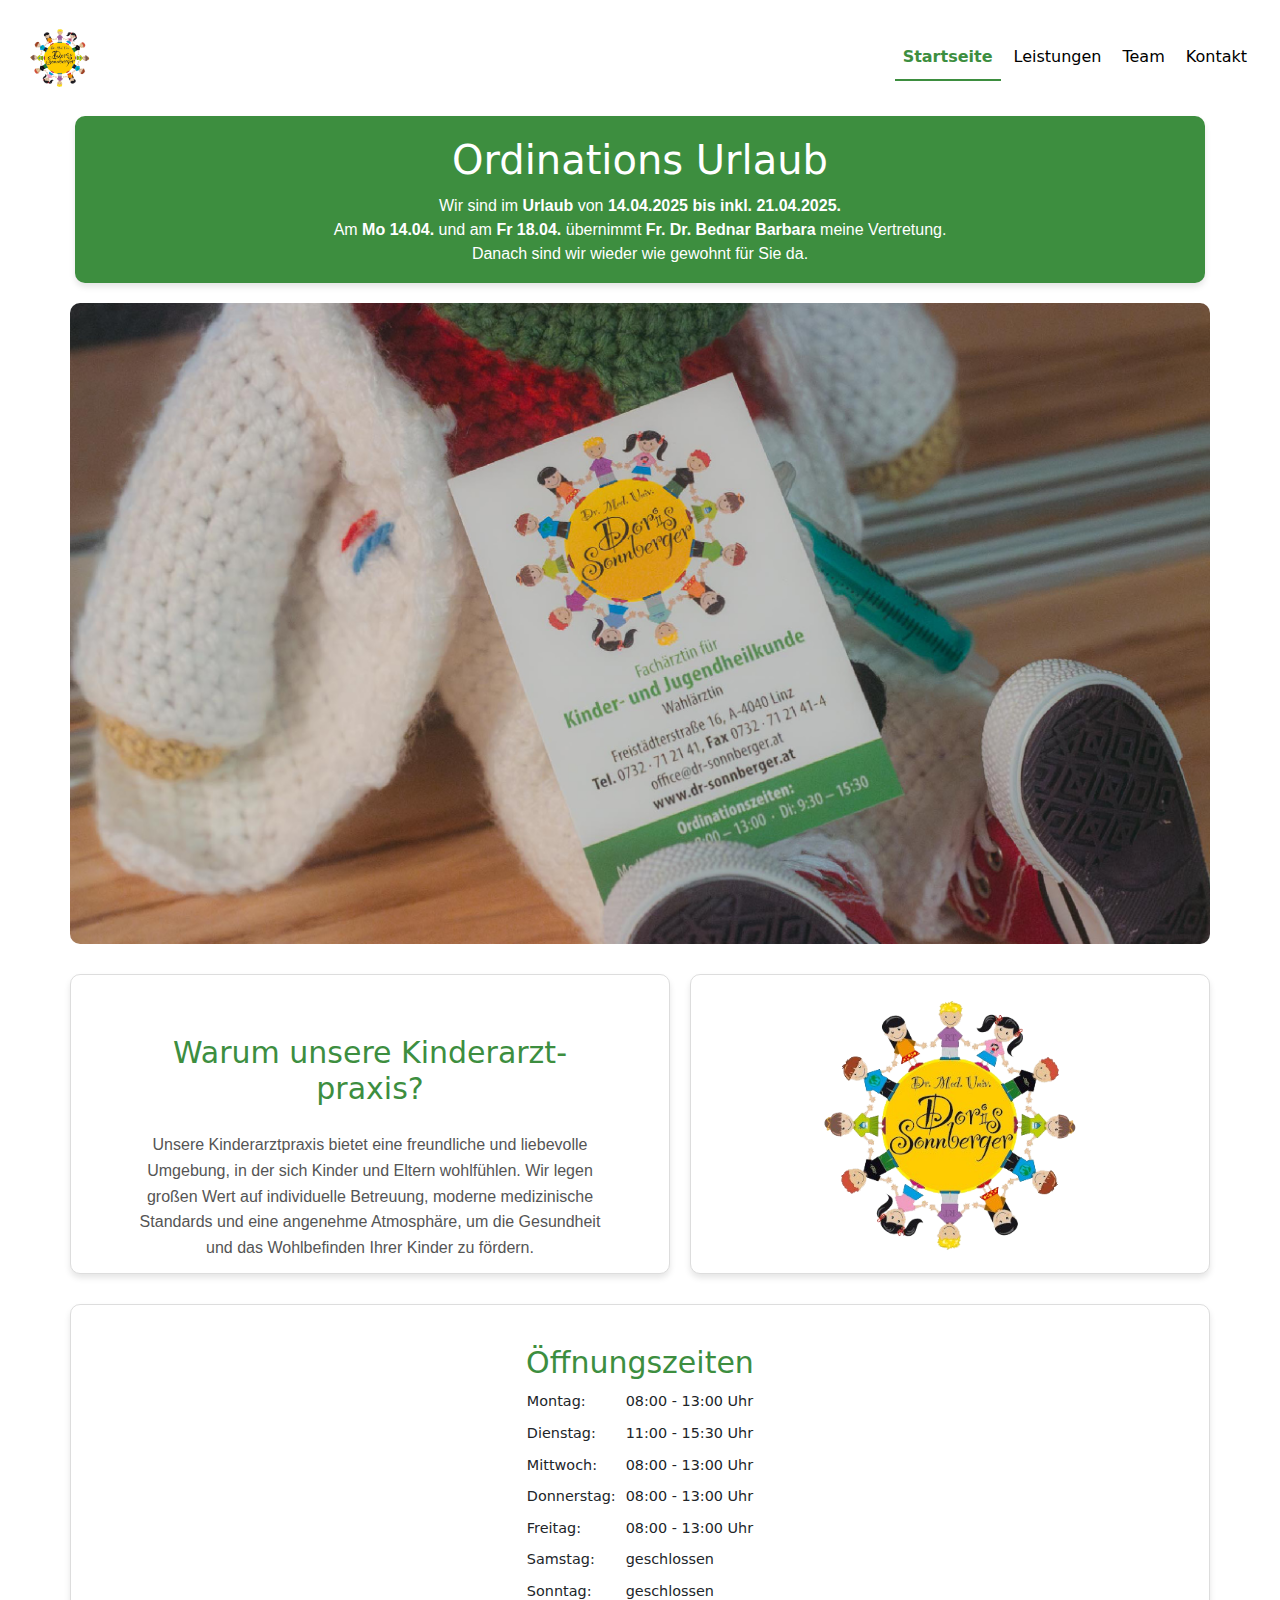
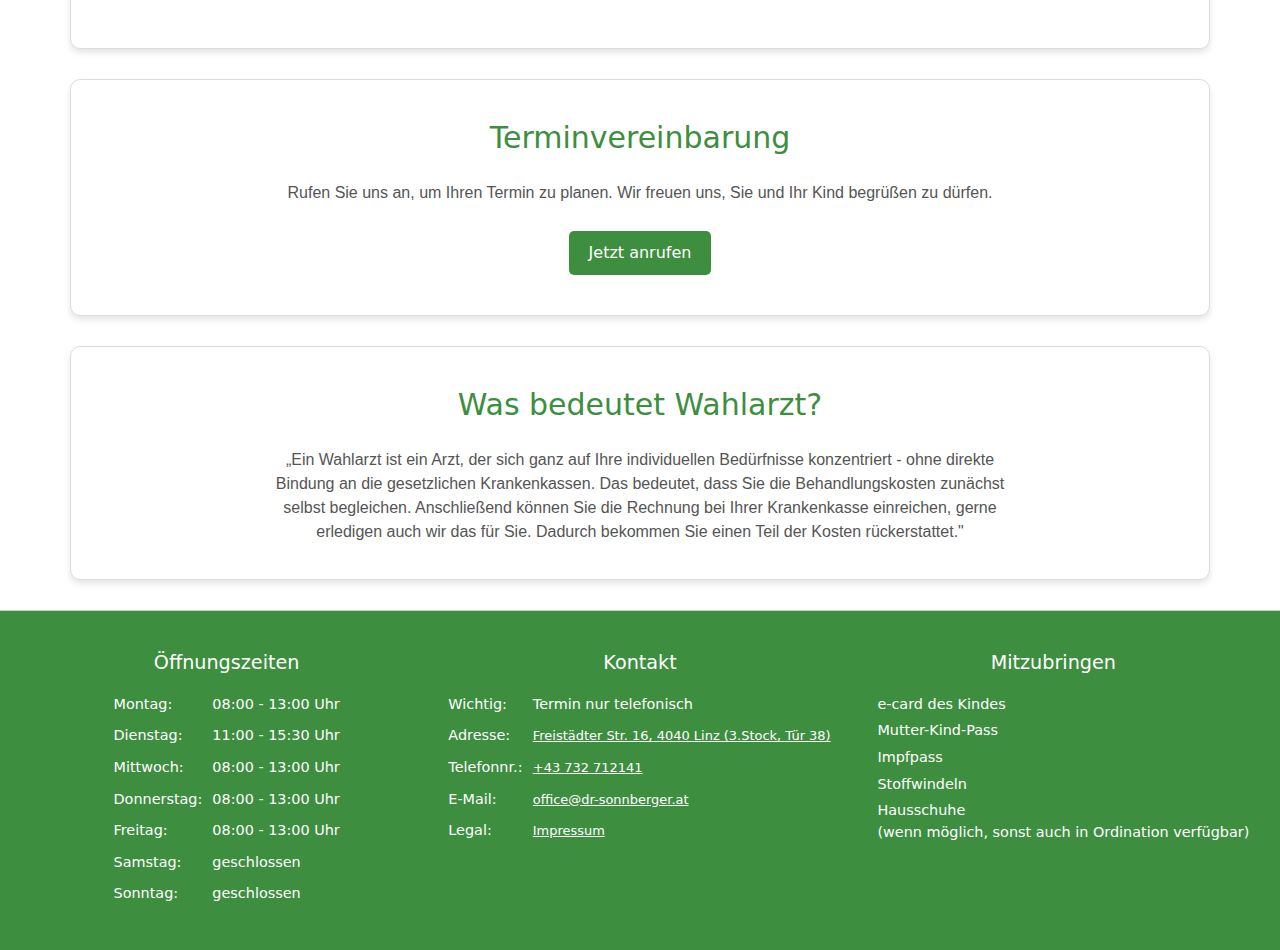
<file: index.html>
<!doctype html>
<html lang="de">
<head>
<meta property="description" content="Dr. Doris Sonnberger, Fachärztin fürKinder und Heilkunde,  " />
<meta property="og:image" content="https://dr-sonnberger.vercel.app/Datein/Logo.png">
<meta property="og:site_name" content="Dr. Doris Sonnberger">
<meta property="og:title" content="Dr. Doris Sonnberger">
<meta property="og:description" content="Dr. Sonnberger, Fachärztin für Kinder und Heilkunde, Linz" />
<meta property="og:type" content="Website" />
<meta property="og:url" content="Canonical link preview URL">

<meta charset="UTF-8">
<title>Dr. Doris Sonnberger</title>
<link rel="icon" type="image/x-icon" href="https://dr-sonnberger.vercel.app/Datein/Logo.png">


<meta name="viewport" content="width=device-width, initial-scale=1.0">

	<!-- Latest compiled and minified CSS -->
<link href="Datein/bootstrap-5.1.3-dist/css/bootstrap.min.css" rel="stylesheet">

	<!-- Latest compiled JavaScript -->
<script src="Datein/bootstrap-5.1.3-dist/js/bootstrap.bundle.min.js" rel="stylesheet"></script>
	
<link href="styles.css" rel="stylesheet" type="text/css">
	
	<!--FavIcon-->
<link rel="icon" type="image/x-icon" href="Datein/Bilder/Logo/Logo.png">
	
	<!--FontAwsome-->
<link href="Datein/fontawesome-free-6.0.0-beta2-web/css/all.min.css" rel="stylesheet">
	
 <style>
	  .navbar-nav {margin-left: auto;}
 </style>
</head>

<body>
<div class="content fade-in">

<header>
		<div class="header">
			
	<!-- Anfang Navbar-->
	<nav class="navbar navbar-expand-md">
	  <div class="container-fluid">
	
		<a class="navbar-brand" href="index.html"> 
			<img src="Datein/Bilder/Logo/sonnberger logo.png" alt="Logo" width="80px">
		</a>
		  
			<button class="navbar-toggler" type="button" data-bs-toggle="collapse" data-bs-target="#collapsibleNavbar">
				<span class="navbar-toggler-icon"></span>
			</button>
		  
		<div class="collapse navbar-collapse" id="collapsibleNavbar">
			
			<ul class="navbar-nav ml-auto ">
				<li class="nav-item">
				  <a class="nav-link active" href="index.html">Startseite</a>
				</li>
				<li class="nav-item">
				  <a class="nav-link" href="leistungen.html">Leistungen</a>
				</li>
				<li class="nav-item">
				  <a class="nav-link" href="team.html">Team</a>
				</li>
				<li class="nav-item">
				  <a class="nav-link" href="kontakt.html">Kontakt</a>
				</li> 
			 </ul>
			
		</div>
	  </div>
	</nav>
	<!-- Ende Navbar-->
			
		</div>
</header>




<!--Staatliche Hinweise wie zb. Corona -->
<!-- <br> ist für einen Zeilenumbruch -->
<!-- <strong></strong> ist dafür da, dass die Wörter ausgezeichnet werden-->
<!-- Um den PRIVATEN HINWEISE Block sichtbar zu machen, nimm das Ende des Kommentars und lösche es hinter dem Code Absatz und setzt es genau hier hinter: 
	<section id="HinweisKrass">
	<h1> Staatliche Anordnung </h1>
	 <p> Guten Tag. <br>
		Wir müssen Sie darüber informieren, <br> 
		dass <strong> PLATZHALTER </strong> </p>
	</section>
-->	                


<!-- Urlaubs Hinweise -->
<!-- <br> ist für einen Zeilenumbruch -->
<!-- <strong></strong> ist dafür da, dass die Wörter ausgezeichnet werden-->
<!-- Um den PRIVATEN HINWEISE Block sichtbar zu machen, nimm das Ende des Kommentars und lösche es hinter dem Code Absatz und setzt es genau hier hinter: -->
	<section id="HinweisUrlaub" > 
	<h1> Ordinations Urlaub </h1>
	<p> Wir sind im <strong>Urlaub</strong> von <strong>14.04.2025 bis inkl. 21.04.2025.</strong> <br> 
		Am <strong>Mo 14.04.</strong> und am <strong>Fr 18.04.</strong> übernimmt <strong>Fr. Dr. Bednar Barbara</strong> meine Vertretung. <br> 
		Danach sind wir wieder wie gewohnt für Sie da. </p>
	</section>


<!-- Private Hinweise -->
<!-- <br> ist für einen Zeilenumbruch -->
<!-- <strong></strong> ist dafür da, dass die Wörter ausgezeichnet werden-->
<!-- Um den PRIVATEN HINWEISE Block sichtbar zu machen, nimm das Ende des Kommentars und lösche es hinter dem Code Absatz und setzt es genau hier hinter:
	<section id="HinweisPrivat"> 
	<h1> Hinweis </h1>	
	 <p> Wir möchten Sie darüber informieren, <br> 
		dass <strong> PLATZHALTER</strong> </p>
	</section>
-->

<!-- Bildergalerie -->
<!-- BILDER MÜSSEN AUSGETAUSCHT WERDEN BZW ANGEPASST WERDEN
	<section id="Bilder" class="scroll-target container-fluid">
	<section id="gallery-section" class="container-fluid">
	  <div class="carousel-container" style="width: 100%; margin: 0 auto;"> 
		<div id="carouselExample" class="carousel slide" data-bs-ride="carousel" data-bs-interval="10000">
		  <div class="carousel-inner">
			<div class="carousel-item active">
			  <img src="temp/Bildschirmfoto 2024-10-14 um 21.55.07.png" class="d-block w-100" alt="MussBeschriebenWerden">
			</div>
			<div class="carousel-item">
			  <img src="temp/Bildschirmfoto 2024-10-14 um 21.55.10.png" class="d-block w-100" alt="MussBeschriebenWerden">
			</div>
			<div class="carousel-item">
			  <img src="temp/Bildschirmfoto 2024-10-14 um 21.55.15.png" class="d-block w-100" alt="MussBeschriebenWerden">
			</div>
		  </div>
  
		  <button class="carousel-control-prev" type="button" data-bs-target="#carouselExample" data-bs-slide="prev">
			<span class="carousel-control-prev-icon" aria-hidden="true"></span>
			<span class="visually-hidden">Previous</span>
		  </button>
		  <button class="carousel-control-next" type="button" data-bs-target="#carouselExample" data-bs-slide="next">
			<span class="carousel-control-next-icon" aria-hidden="true"></span>
			<span class="visually-hidden">Next</span>
		  </button>
		</div>
	  </div>
	</section>
  </section>
-->



<div class="slideshow-container">
    <div class="slides">
        <!-- Desktop-Bilder -->
        <img class="desktop" src="/Datein/Bilder/Karusell/Desktop/Räume/DesktopWide2.jpg" alt="Bild 1">
        <img class="desktop" src="/Datein/Bilder/Karusell/Desktop/Räume/DesktopWide.jpg" alt="Bild 2">
        <img class="desktop" src="/Datein/Bilder/Karusell/Desktop/Räume/DesktopWide3.jpg" alt= "Bild">
        <img class="desktop" src="/Datein/Bilder/Karusell/Desktop/Räume/DesktopWide4.jpg" alt="Bild 4">
        <img class="desktop" src="/Datein/Bilder/Karusell/Desktop/Räume/DesktopWide7.jpg" alt="Bild 5">
        <img class="desktop" src="/Datein/Bilder/Karusell/Desktop/Räume/DesktopWide6.jpg" alt="Bild 6">

        <!-- Mobile-Bilder -->
        <img class="mobile" src="/Datein/Bilder/Karusell/Mobile/Räume/Mobile1.jpg" alt="Bild 1">
        <img class="mobile" src="/Datein/Bilder/Karusell/Mobile/Räume/Mobile2.jpg"  alt="Bild 2">
        <img class="mobile" src="/Datein/Bilder/Karusell/Mobile/Räume/Mobile3.jpg"  alt="Bild 3">
        <img class="mobile" src="/Datein/Bilder/Karusell/Mobile/Räume/Mobile4.jpg"  alt="Bild 4">
        <img class="mobile" src="/Datein/Bilder/Karusell/Mobile/Räume/Mobile5.jpg"  alt="Bild 5">
        <img class="mobile" src="/Datein/Bilder/Karusell/Mobile/Räume/Mobile6.jpg" alt="Bild 6">
    </div>
</div>

<!-- Bild Sektion -->
<section id="about-section">
    <div class="left-box">
        <h2>Warum unsere Kinderarzt&shy;praxis?</h2>
        <p>Unsere Kinderarztpraxis bietet eine freundliche und liebevolle Umgebung, in der sich Kinder und Eltern wohlfühlen. 
           Wir legen großen Wert auf individuelle Betreuung, moderne medizinische Standards und eine angenehme Atmosphäre, 
           um die Gesundheit und das Wohlbefinden Ihrer Kinder zu fördern.</p>
    </div>
    <div class="right-box">
        <img src="Datein/Bilder/Logo/Logo.png" alt="Logo der Kinderarztpraxis">
    </div>
</section>

<!-- Boxen: Öffnungszeiten und Anruf -->
<section id="contact-section">
	<div class="box">
		<h2>Öffnungs&shy;zeiten</h2>
		<table class="opening-hours-contact">
			<tr>
				<td>Montag:</td>
				<td>08:00 - 13:00 Uhr</td>
			</tr>
			<tr>
				<td>Dienstag:</td>
				<td>11:00 - 15:30 Uhr</td>
			</tr>
			<tr>
				<td>Mittwoch:</td>
				<td>08:00 - 13:00 Uhr</td>
			</tr>
			<tr>
				<td>Donnerstag:</td>
				<td>08:00 - 13:00 Uhr</td>
			</tr>
			<tr>
				<td>Freitag:</td>
				<td>08:00 - 13:00 Uhr</td>
			</tr>
			<tr>
				<td>Samstag:</td>
				<td>geschlossen</td>
			</tr>
			<tr>
				<td>Sonntag:</td>
				<td>geschlossen</td>
			</tr>
		</table>
	</div>
</section>

<!-- Anrufen Box -->
<section id="contact-section">
	<div class="box">
		<h2>Termin&shy;vereinbarung</h2>
		<p>Rufen Sie uns an, um Ihren Termin zu planen. Wir freuen uns, Sie und Ihr Kind begrüßen zu dürfen.</p>
		<button onclick="window.location.href='tel:+43732712141';">Jetzt anrufen</button>
	</div>
</section>

<!-- Was bedeutet Wahlarzt -->
<section id="wahlarzt-section">
	<div class="box">
		<h2>Was bedeutet Wahlarzt?</h2>
		<p>„Ein Wahlarzt ist ein Arzt, der sich ganz auf Ihre individuellen Bedürfnisse konzentriert - ohne direkte Bindung an die gesetzlichen Krankenkassen. Das bedeutet, dass Sie die Behandlungskosten zunächst selbst begleichen. Anschließend können Sie die Rechnung bei Ihrer Krankenkasse einreichen, gerne erledigen auch wir das für Sie. Dadurch bekommen Sie einen Teil der Kosten rückerstattet."</p>
	</div>
</section>



<!--footer -->
<footer class="footer">
	<div class="footer-column">
		<h4>Öffnungszeiten</h4>
		<table class="opening-hours-footer">
			<tr>
				<td>Montag:</td>
				<td>08:00 - 13:00 Uhr</td>
			</tr>
			<tr>
				<td>Dienstag:</td>
				<td>11:00 - 15:30 Uhr</td>
			</tr>
			<tr>
				<td>Mittwoch:</td>
				<td>08:00 - 13:00 Uhr</td>
			</tr>
			<tr>
				<td>Donnerstag:</td>
				<td>08:00 - 13:00 Uhr</td>
			</tr>
			<tr>
				<td>Freitag:</td>
				<td>08:00 - 13:00 Uhr</td>
			</tr>
			<tr>
				<td>Samstag:</td>
				<td>geschlossen</td>
			</tr>
			<tr>
				<td>Sonntag:</td>
				<td>geschlossen</td>
			</tr>
		</table>
	</div>
	<div class="footer-column">
	  <h4>Kontakt</h4>
	  <table class="contact-table">
		  <tr>
			  <td>Wichtig:</td>
			  <td>Termin nur telefonisch</td>
		  </tr>
		  <tr>
			  <td>Adresse:</td>
			  <td><a href="https://maps.app.goo.gl/3FCuXQUCdvcTWkcQA" target="_blank">
				  Freistädter Str. 16, 4040 Linz (3.Stock, Tür 38)
			  </a></td>
		  </tr>
		  <tr>
			  <td>Telefonnr.:</td>
			  <td><a href="tel:+43732712141">+43 732 712141</a></td>
		  </tr>
		  <tr>
			<td>E-Mail:</td>
			<td><a href="mailto:office@dr-sonnberger.at">office@dr-sonnberger.at</a></td>
		</tr>
		  <tr>
			  <td>Legal:</td>
			  <td><a href="impressum.html" target="_blank">Impressum</a></td>
		  </tr>
	  </table>
	</div>
	<div class="footer-column">
		<h4>Mitzubringen</h4>
		<ul>
			<li> e-card des Kindes</li>
      		<li>Mutter-Kind-Pass</li>
      		<li>Impfpass</li>
	  		<li>Stoffwindeln</li>
      		<li>Hausschuhe <br>(wenn möglich, sonst auch in Ordination verfügbar)</li>
		</ul>
	</div>
</footer>
   
</div>
</body>
</html>
</file>
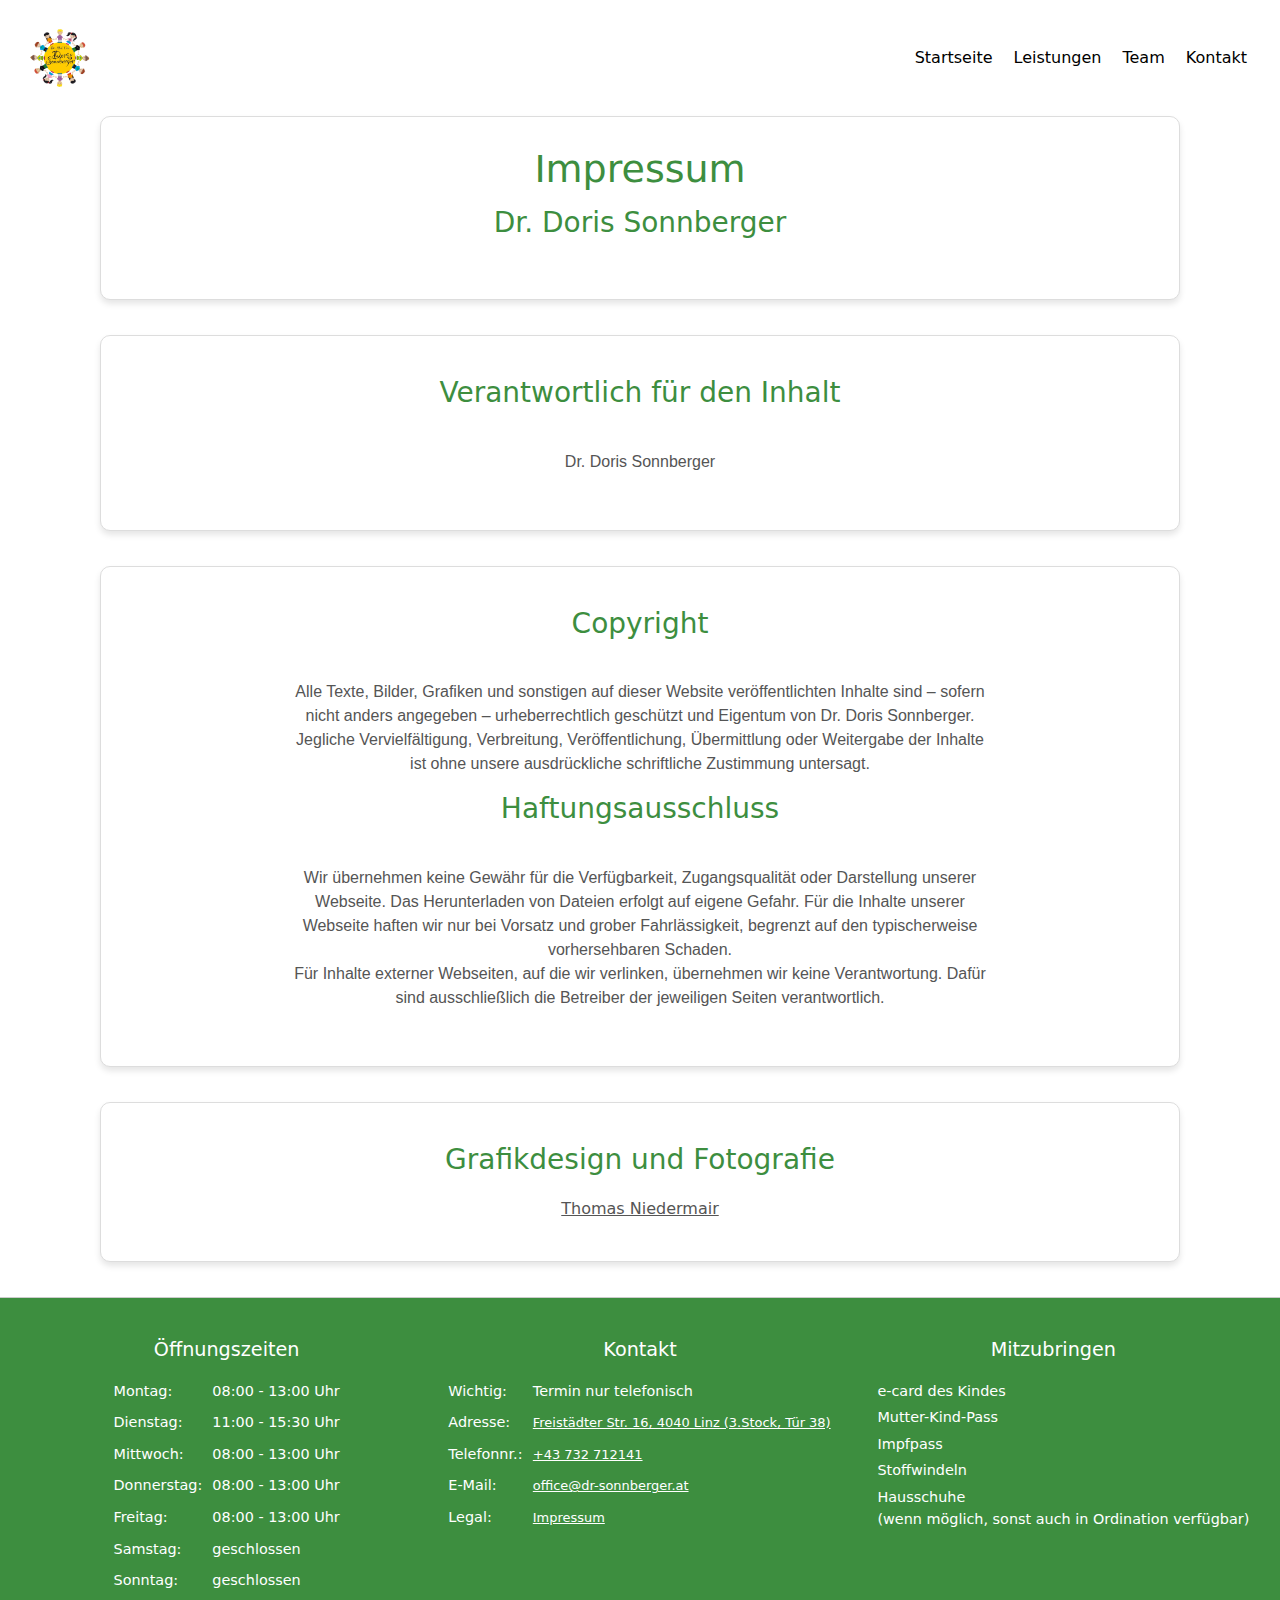
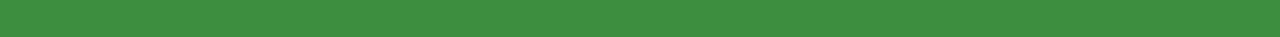
<file: impressum.html>
<!doctype html>
<html>
<head>
<meta charset="UTF-8">
<title>DorisSonnbergerWebsite</title>

<meta name="viewport" content="width=device-width, initial-scale=1.0">
	
	<!-- Latest compiled and minified CSS -->
<link href="Datein/bootstrap-5.1.3-dist/css/bootstrap.min.css" rel="stylesheet">

	<!-- Latest compiled JavaScript -->
<script src="Datein/bootstrap-5.1.3-dist/js/bootstrap.bundle.min.js" rel="stylesheet"></script>
	
<link href="styles.css" rel="stylesheet" type="text/css">
	
	<!--FavIcon-->
<link rel="icon" type="image/x-icon" href="Datein/Logo.png">
	
	<!--FontAwsome-->
<link href="Datein/fontawesome-free-6.0.0-beta2-web/css/all.min.css" rel="stylesheet">
	
 <style>
	  .navbar-nav {margin-left: auto;}
 </style>
 <link rel="icon" type="image/x-icon" href="Datein/Bilder/Logo/Logo.png">
</head>
	
<body>
<div class="content fade-in">
<header>
	<div class="header">
		
<!-- Anfang Navbar-->
<nav class="navbar navbar-expand-md">
  <div class="container-fluid">

    <a class="navbar-brand" href="index.html"> 
		<img src="Datein/Bilder/Logo/sonnberger logo.png" alt="Logo" width="80px">
	</a>
	  
		<button class="navbar-toggler" type="button" data-bs-toggle="collapse" data-bs-target="#collapsibleNavbar">
			<span class="navbar-toggler-icon"></span>
		</button>
	  
    <div class="collapse navbar-collapse" id="collapsibleNavbar">
		
		<ul class="navbar-nav ml-auto ">
			<li class="nav-item">
			  <a class="nav-link" href="index.html">Startseite</a>
			</li>
			<li class="nav-item">
			  <a class="nav-link" href="leistungen.html">Leistungen</a>
			</li>
			<li class="nav-item">
			  <a class="nav-link" href="team.html">Team</a>
			</li>
			<li class="nav-item">
			  <a class="nav-link" href="kontakt.html">Kontakt</a>
			</li> 
     	</ul>
		
	</div>
  </div>
</nav>
<!-- Ende Navbar-->
		
	</div>
</header>
	

<!-- Legales -->
<section id="legal-section">
	<div class="legal-box">
		<h1>Impressum</h1>
		<h2>Dr. Doris Sonnberger</h2>
	</div>
</section>

<section id="legal-section">
	<div class="legal-box">
		<h2>Verantwortlich für den Inhalt</h2>
		<p>Dr. Doris Sonnberger</p>
		</div>
</section>

<section id="legal-section">
	<div class="legal-box">
		<h2>Copyright</h3>
		<p>Alle Texte, Bilder, Grafiken und sonstigen auf dieser Website veröffentlichten Inhalte sind – sofern nicht anders angegeben – urheberrechtlich geschützt und Eigentum von Dr. Doris Sonnberger. 
			<br>Jegliche Vervielfältigung, Verbreitung, Veröffentlichung, Übermittlung oder Weitergabe der Inhalte ist ohne unsere ausdrückliche schriftliche Zustimmung untersagt.</p>
		<h2>Haftung&shy;sausschluss</h2>
		<p>Wir übernehmen keine Gewähr für die Verfügbarkeit, Zugangsqualität oder Darstellung unserer Webseite. Das Herunterladen von Dateien erfolgt auf eigene Gefahr. Für die Inhalte unserer Webseite haften wir nur bei Vorsatz und grober Fahrlässigkeit, begrenzt auf den typischerweise vorhersehbaren Schaden. 
			<br> Für Inhalte externer Webseiten, auf die wir verlinken, übernehmen wir keine Verantwortung. Dafür sind ausschließlich die Betreiber der jeweiligen Seiten verantwortlich.</p>
		
	</div>
</section>

<section id="legal-section">
	<div class="legal-box">
		<h2>Grafikdesign und Fotografie</h2>
		<a href="https://bento.me/thomas-niedermair" target="_blank">
			Thomas Niedermair
		</a>
	</div>
</section>

<!--footer-->
<footer class="footer">
	<div class="footer-column">
		<h4>Öffnungszeiten</h4>
		<table class="opening-hours-footer">
			<tr>
				<td>Montag:</td>
				<td>08:00 - 13:00 Uhr</td>
			</tr>
			<tr>
				<td>Dienstag:</td>
				<td>11:00 - 15:30 Uhr</td>
			</tr>
			<tr>
				<td>Mittwoch:</td>
				<td>08:00 - 13:00 Uhr</td>
			</tr>
			<tr>
				<td>Donnerstag:</td>
				<td>08:00 - 13:00 Uhr</td>
			</tr>
			<tr>
				<td>Freitag:</td>
				<td>08:00 - 13:00 Uhr</td>
			</tr>
			<tr>
				<td>Samstag:</td>
				<td>geschlossen</td>
			</tr>
			<tr>
				<td>Sonntag:</td>
				<td>geschlossen</td>
			</tr>
		</table>
	</div>
	<div class="footer-column">
	  <h4>Kontakt</h4>
	  <table class="contact-table">
		  <tr>
			  <td>Wichtig:</td>
			  <td>Termin nur telefonisch</td>
		  </tr>
		  <tr>
			  <td>Adresse:</td>
			  <td><a href="https://maps.app.goo.gl/3FCuXQUCdvcTWkcQA" target="_blank">
				  Freistädter Str. 16, 4040 Linz (3.Stock, Tür 38)
			  </a></td>
		  </tr>
		  <tr>
			  <td>Telefonnr.:</td>
			  <td><a href="tel:+43732712141">+43 732 712141</a></td>
		  </tr>
		  <tr>
			<td>E-Mail:</td>
			<td><a href="mailto:office@dr-sonnberger.at">office@dr-sonnberger.at</a></td>
		</tr>
		  <tr>
			  <td>Legal:</td>
			  <td><a href="impressum.html" target="_blank">Impressum</a></td>
		  </tr>
	  </table>
	</div>
	<div class="footer-column">
		<h4>Mitzubringen</h4>
		<ul>
			<li> e-card des Kindes</li>
      		<li>Mutter-Kind-Pass</li>
      		<li>Impfpass</li>
	  		<li>Stoffwindeln</li>
      		<li>Hausschuhe <br>(wenn möglich, sonst auch in Ordination verfügbar)</li>
		</ul>
	</div>
</footer>
</div>
</body>
</html>
</file>
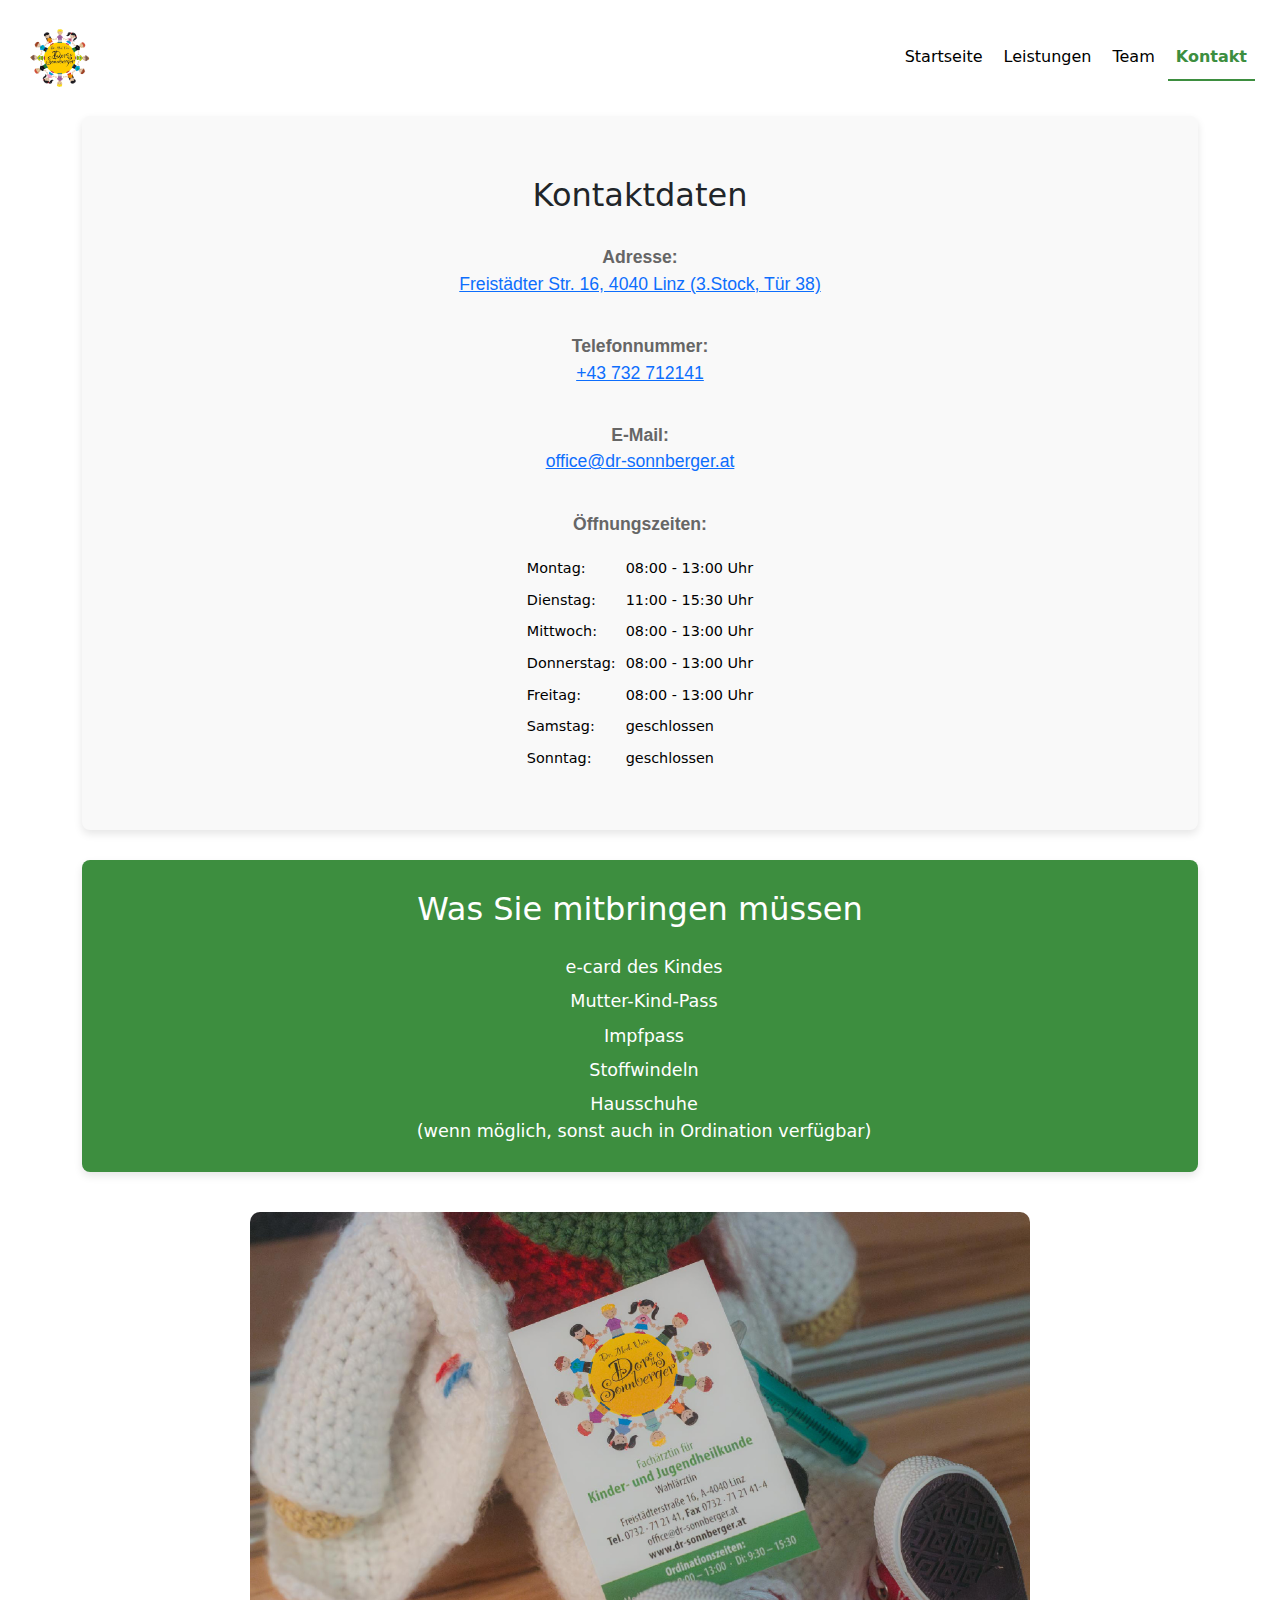
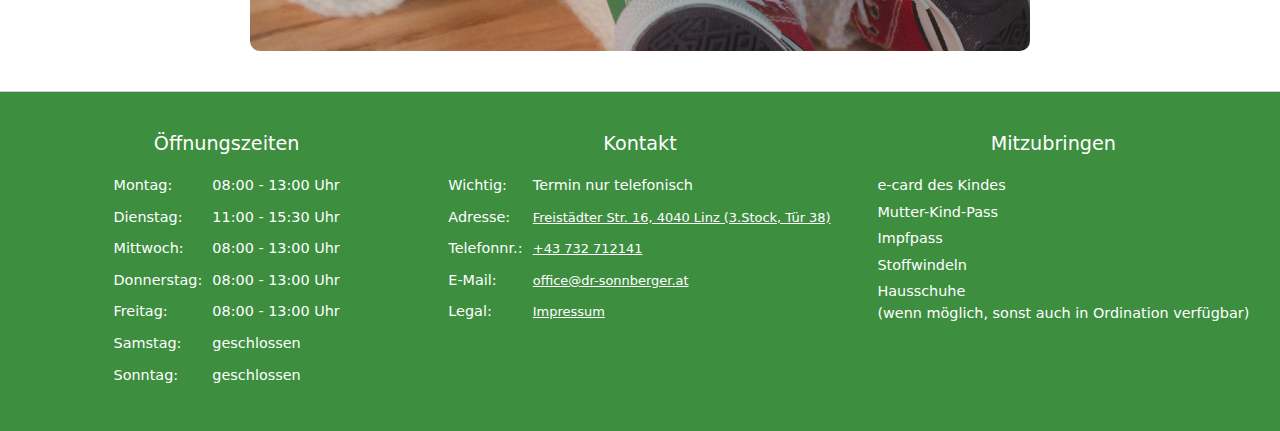
<file: kontakt.html>
<!doctype html>
<head>
	<html>
<meta charset="UTF-8">
<title>DorisSonnbergerWebsite</title>
	
<meta name="viewport" content="width=device-width, initial-scale=1.0">

	<!-- Latest compiled and minified CSS -->
<link href="Datein/bootstrap-5.1.3-dist/css/bootstrap.min.css" rel="stylesheet">

	<!-- Latest compiled JavaScript -->
<script src="Datein/bootstrap-5.1.3-dist/js/bootstrap.bundle.min.js" rel="stylesheet"></script>
	
<link href="styles.css" rel="stylesheet" type="text/css">
	
	<!--FavIcon-->
<link rel="icon" type="image/x-icon" href="Datein/Logo.png">
	
	<!--FontAwsome-->
<link href="Datein/fontawesome-free-6.0.0-beta2-web/css/all.min.css" rel="stylesheet">
	
 <style>
	  .navbar-nav {margin-left: auto;}
 </style>
 <link rel="icon" type="image/x-icon" href="Datein/Bilder/Logo/Logo.png">
</head>
	
<body>
<div class="content fade-in">
<header>
	<div class="header">
		
<!-- Anfang Navbar-->
<nav class="navbar navbar-expand-md">
  <div class="container-fluid">

    <a class="navbar-brand" href="index.html"> 
		<img src="Datein/Bilder/Logo/sonnberger logo.png" alt="Logo" width="80px">
	</a>
	  
		<button class="navbar-toggler" type="button" data-bs-toggle="collapse" data-bs-target="#collapsibleNavbar">
			<span class="navbar-toggler-icon"></span>
		</button>
	  
    <div class="collapse navbar-collapse" id="collapsibleNavbar">
		
		<ul class="navbar-nav ml-auto ">
			<li class="nav-item">
			  <a class="nav-link" href="index.html">Startseite</a>
			</li>
			<li class="nav-item">
			  <a class="nav-link" href="leistungen.html">Leistungen</a>
			</li>
			<li class="nav-item">
			  <a class="nav-link" href="team.html">Team</a>
			</li>
			<li class="nav-item">
			  <a class="nav-link active" href="kontakt.html">Kontakt</a>
			</li> 
     	</ul>
		
	</div>
  </div>
</nav>
<!-- Ende Navbar-->
		
	</div>
</header>



<!-- Kontaktseite -->
<section id="Kontakt" class="container">

  <!-- Kontaktinformationen -->
	<section id="contact-info" class="contact-info">
    <h2>Kontaktdaten</h2>
    <p><strong>Adresse:</strong><br> <td><a href="https://maps.app.goo.gl/3FCuXQUCdvcTWkcQA" target="_blank">
      Freistädter Str. 16, 4040 Linz (3.Stock, Tür 38)</a></td></p>
    <p><strong>Telefonnummer:</strong> <br><td><a href="tel:+43732712141">+43 732 712141</a></td></p>
	<p><strong>E-Mail:</strong> <br><td><a href="mailto:office@dr-sonnberger.at">office@dr-sonnberger.at</a></td></p>
    <p><strong>Öffnungszeiten:</strong> <table class="opening-hours" style="margin: 0 auto; text-align: left;">
      <tr>
          <td>Montag:</td>
          <td>08:00 - 13:00 Uhr</td>
      </tr>
      <tr>
          <td>Dienstag:</td>
          <td>11:00 - 15:30 Uhr</td>
      </tr>
      <tr>
          <td>Mittwoch:</td>
          <td>08:00 - 13:00 Uhr</td>
      </tr>
      <tr>
          <td>Donnerstag:</td>
          <td>08:00 - 13:00 Uhr</td>
      </tr>
      <tr>
          <td>Freitag:</td>
          <td>08:00 - 13:00 Uhr</td>
      </tr>
      <tr>
          <td>Samstag:</td>
          <td>geschlossen</td>
      </tr>
      <tr>
          <td>Sonntag:</td>
          <td>geschlossen</td>
      </tr>
  </table></p>
	</section>

  <!-- Was mitzunehmen ist -->
	<section id="what-to-bring" class="what-to-bring">
    <h2>Was Sie mitbringen müssen</h2>
    <ul>
      <li>e-card des Kindes</li>
      <li>Mutter-Kind-Pass</li>
      <li>Impfpass</li>
	  <li>Stoffwindeln</li>
      <li>Hausschuhe <br>(wenn möglich, sonst auch in Ordination verfügbar)</li>
    </ul>
	</section>

</section>

  <!-- Galerie-Sektion -->
  <div class="slideshow-container-kontakt" style="margin-top: 40px; margin-bottom: 40px; border-radius: 10px;">
	<div class="slides">
 <!-- Desktop-Bilder -->
	 <img class="desktop" src="/Datein/Bilder/Karusell/Desktop/Räume/DesktopWide2.jpg" alt="Bild 1">
	 <img class="desktop" src="/Datein/Bilder/Karusell/Desktop/Räume/DesktopWide.jpg" alt="Bild 2">
	 <img class="desktop" src="/Datein/Bilder/Karusell/Desktop/Räume/DesktopWide3.jpg" alt= "Bild3">
	 <img class="desktop" src="/Datein/Bilder/Karusell/Desktop/Räume/DesktopWide4.jpg" alt="Bild 4">
	 <img class="desktop" src="/Datein/Bilder/Karusell/Desktop/Räume/DesktopWide7.jpg" alt="Bild 5">
	 <img class="desktop" src="/Datein/Bilder/Karusell/Desktop/Räume/DesktopWide6.jpg"alt="Bild 6">
 <!-- Mobile-Bilder -->

	 <img class="mobile" src="/Datein/Bilder/Karusell/Mobile/Räume/Mobile1.jpg" alt="Bild 1">
	 <img class="mobile" src="/Datein/Bilder/Karusell/Mobile/Räume/Mobile2.jpg" alt="Bild 2">
	 <img class="mobile" src="/Datein/Bilder/Karusell/Mobile/Räume/Mobile3.jpg" alt="Bild 3">
	 <img class="mobile" src="/Datein/Bilder/Karusell/Mobile/Räume/Mobile4.jpg" alt="Bild 4">
	 <img class="mobile" src="/Datein/Bilder/Karusell/Mobile/Räume/Mobile5.jpg" alt="Bild 5">
	 <img class="mobile" src="/Datein/Bilder/Karusell/Mobile/Räume/Mobile6.jpg" alt="Bild 6">
	</div>
</div>

</section>



<footer class="footer">
	<div class="footer-column">
		<h4>Öffnungszeiten</h4>
		<table class="opening-hours-footer">
			<tr>
				<td>Montag:</td>
				<td>08:00 - 13:00 Uhr</td>
			</tr>
			<tr>
				<td>Dienstag:</td>
				<td>11:00 - 15:30 Uhr</td>
			</tr>
			<tr>
				<td>Mittwoch:</td>
				<td>08:00 - 13:00 Uhr</td>
			</tr>
			<tr>
				<td>Donnerstag:</td>
				<td>08:00 - 13:00 Uhr</td>
			</tr>
			<tr>
				<td>Freitag:</td>
				<td>08:00 - 13:00 Uhr</td>
			</tr>
			<tr>
				<td>Samstag:</td>
				<td>geschlossen</td>
			</tr>
			<tr>
				<td>Sonntag:</td>
				<td>geschlossen</td>
			</tr>
		</table>
	</div>
	<div class="footer-column">
	  <h4>Kontakt</h4>
	  <table class="contact-table">
		  <tr>
			  <td>Wichtig:</td>
			  <td>Termin nur telefonisch</td>
		  </tr>
		  <tr>
			  <td>Adresse:</td>
			  <td><a href="https://maps.app.goo.gl/3FCuXQUCdvcTWkcQA" target="_blank">
				  Freistädter Str. 16, 4040 Linz (3.Stock, Tür 38)
			  </a></td>
		  </tr>
		  <tr>
			  <td>Telefonnr.:</td>
			  <td><a href="tel:+43732712141">+43 732 712141</a></td>
		  </tr>
		  <tr>
			<td>E-Mail:</td>
			<td><a href="mailto:office@dr-sonnberger.at">office@dr-sonnberger.at</a></td>
		</tr>
		  <tr>
			  <td>Legal:</td>
			  <td><a href="impressum.html" target="_blank">Impressum</a></td>
		  </tr>
	  </table>
	</div>
	<div class="footer-column">
		<h4>Mitzubringen</h4>
		<ul>
			<li> e-card des Kindes</li>
      		<li>Mutter-Kind-Pass</li>
      		<li>Impfpass</li>
	  		<li>Stoffwindeln</li>
      		<li>Hausschuhe <br>(wenn möglich, sonst auch in Ordination verfügbar)</li>
		</ul>
	</div>
</footer>

</div>
</body>
</html>
</file>
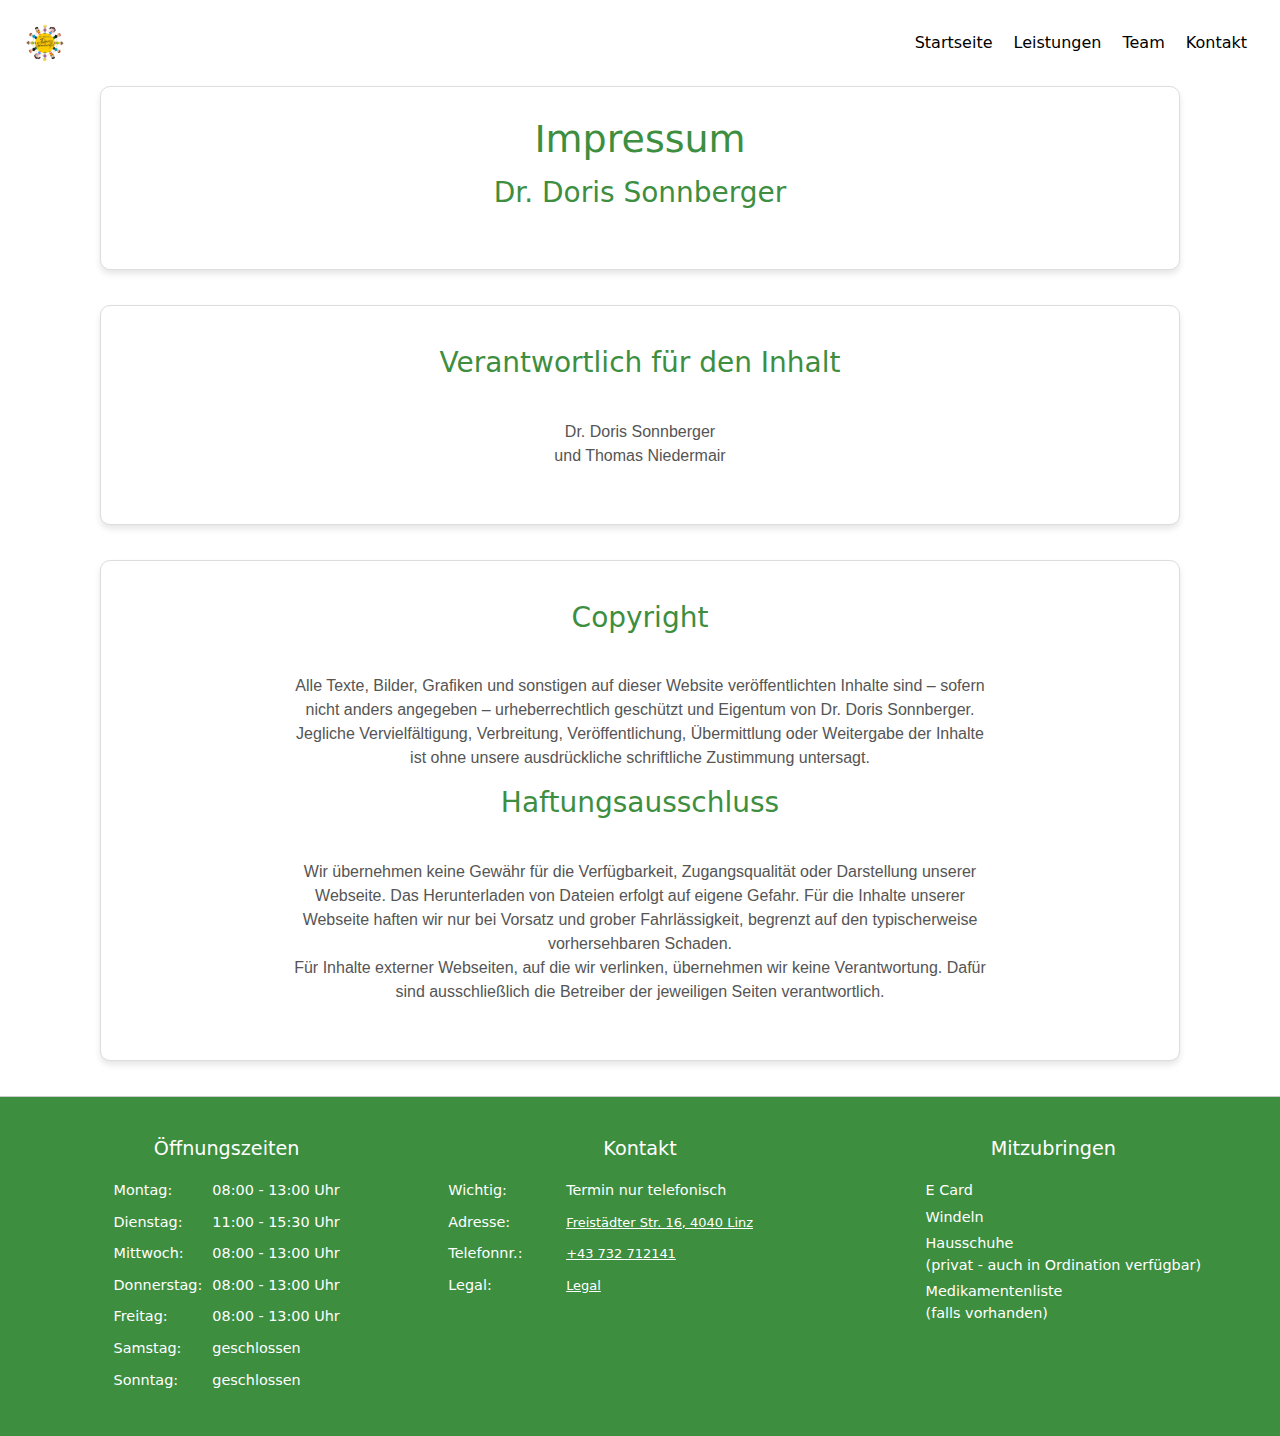
<file: legal.html>
<!doctype html>
<html>
<head>
<meta charset="UTF-8">
<title>DorisSonnbergerWebsite</title>

<meta name="viewport" content="width=device-width, initial-scale=1.0">
	
	<!-- Latest compiled and minified CSS -->
<link href="Datein/bootstrap-5.1.3-dist/css/bootstrap.min.css" rel="stylesheet">

	<!-- Latest compiled JavaScript -->
<script src="Datein/bootstrap-5.1.3-dist/js/bootstrap.bundle.min.js" rel="stylesheet"></script>
	
<link href="styles.css" rel="stylesheet" type="text/css">
	
	<!--FavIcon-->
<link rel="icon" type="image/x-icon" href="Datein/Logo.png">
	
	<!--FontAwsome-->
<link href="Datein/fontawesome-free-6.0.0-beta2-web/css/all.min.css" rel="stylesheet">
	
 <style>
	  .navbar-nav {margin-left: auto;}
 </style>
 <link rel="icon" type="image/x-icon" href="Datein/Bilder/Logo/Logo.png">
</head>
	
<body>
<div class="content fade-in">
<header>
	<div class="header">
		
<!-- Anfang Navbar-->
<nav class="navbar navbar-expand-md">
  <div class="container-fluid">

    <a class="navbar-brand" href="index.html"> 
		<img src="Datein/Bilder/Logo/sonnberger logo.png" alt="Logo" width="50px">
	</a>
	  
		<button class="navbar-toggler" type="button" data-bs-toggle="collapse" data-bs-target="#collapsibleNavbar">
			<span class="navbar-toggler-icon"></span>
		</button>
	  
    <div class="collapse navbar-collapse" id="collapsibleNavbar">
		
		<ul class="navbar-nav ml-auto ">
			<li class="nav-item">
			  <a class="nav-link" href="index.html">Startseite</a>
			</li>
			<li class="nav-item">
			  <a class="nav-link" href="leistungen.html">Leistungen</a>
			</li>
			<li class="nav-item">
			  <a class="nav-link" href="team.html">Team</a>
			</li>
			<li class="nav-item">
			  <a class="nav-link" href="kontakt.html">Kontakt</a>
			</li> 
     	</ul>
		
	</div>
  </div>
</nav>
<!-- Ende Navbar-->
		
	</div>
</header>
	

<!-- Legales -->
<section id="legal-section">
	<div class="legal-box">
		<h1>Impressum</h1>
		<h2>Dr. Doris Sonnberger</h2>
	</div>
</section>

<section id="legal-section">
	<div class="legal-box">
		<h2>Verantwortlich für den Inhalt</h2>
		<p>Dr. Doris Sonnberger <br>
			und Thomas Niedermair</p>
		</div>
</section>

<section id="legal-section">
	<div class="legal-box">
		<h2>Copyright</h3>
		<p>Alle Texte, Bilder, Grafiken und sonstigen auf dieser Website veröffentlichten Inhalte sind – sofern nicht anders angegeben – urheberrechtlich geschützt und Eigentum von Dr. Doris Sonnberger. 
			<br>Jegliche Vervielfältigung, Verbreitung, Veröffentlichung, Übermittlung oder Weitergabe der Inhalte ist ohne unsere ausdrückliche schriftliche Zustimmung untersagt.</p>
		<h2>Haftungsausschluss</h2>
		<p>Wir übernehmen keine Gewähr für die Verfügbarkeit, Zugangsqualität oder Darstellung unserer Webseite. Das Herunterladen von Dateien erfolgt auf eigene Gefahr. Für die Inhalte unserer Webseite haften wir nur bei Vorsatz und grober Fahrlässigkeit, begrenzt auf den typischerweise vorhersehbaren Schaden. 
			<br> Für Inhalte externer Webseiten, auf die wir verlinken, übernehmen wir keine Verantwortung. Dafür sind ausschließlich die Betreiber der jeweiligen Seiten verantwortlich.</p>
		
	</div>
</section>



<!--footer-->
<footer class="footer">
	<div class="footer-column">
		<h4>Öffnungszeiten</h4>
		<table class="opening-hours-footer">
			<tr>
				<td>Montag:</td>
				<td>08:00 - 13:00 Uhr</td>
			</tr>
			<tr>
				<td>Dienstag:</td>
				<td>11:00 - 15:30 Uhr</td>
			</tr>
			<tr>
				<td>Mittwoch:</td>
				<td>08:00 - 13:00 Uhr</td>
			</tr>
			<tr>
				<td>Donnerstag:</td>
				<td>08:00 - 13:00 Uhr</td>
			</tr>
			<tr>
				<td>Freitag:</td>
				<td>08:00 - 13:00 Uhr</td>
			</tr>
			<tr>
				<td>Samstag:</td>
				<td>geschlossen</td>
			</tr>
			<tr>
				<td>Sonntag:</td>
				<td>geschlossen</td>
			</tr>
		</table>
	</div>
	<div class="footer-column">
	  <h4>Kontakt</h4>
	  <table class="contact-table">
		  <tr>
			  <td>Wichtig:</td>
			  <td>Termin nur telefonisch</td>
		  </tr>
		  <tr>
			  <td>Adresse:</td>
			  <td><a href="https://maps.app.goo.gl/3FCuXQUCdvcTWkcQA" target="_blank">
				  Freistädter Str. 16, 4040 Linz
			  </a></td>
		  </tr>
		  <tr>
			  <td>Telefonnr.:</td>
			  <td><a href="tel:+43732712141">+43 732 712141</a></td>
		  </tr>
		  <tr>
			  <td>Legal:</td>
			  <td><a href="legal.html" target="_blank">Legal</a></td>
		  </tr>
	  </table>
	</div>
	<div class="footer-column">
		<h4>Mitzubringen</h4>
		<ul>
			<li>E Card</li>
			<li>Windeln</li>
			<li>Hausschuhe <br>
			  (privat - auch in Ordination verfügbar)</li>
      		<li>Medikamentenliste <br>
        		(falls vorhanden)</li>
		</ul>
	</div>
</footer>

</div>
</body>
</html>
</file>
<file: styles.css>
/* merriweather-regular - latin */
@font-face {
  font-family: 'Merriweather';
  font-style: normal;
  font-weight: 400;
  src: url('../Angabe/fonts/merriweather-v30-latin/merriweather-v30-latin-regular.eot'); /* IE9 Compat Modes */
  src: local(''),
       url('../Angabe/fonts/merriweather-v30-latin/merriweather-v30-latin-regular.eot?#iefix') format('embedded-opentype'), /* IE6-IE8 */
       url('../Angabe/fonts/merriweather-v30-latin/merriweather-v30-latin-regular.woff2') format('woff2'), /* Super Modern Browsers */
       url('../Angabe/fonts/merriweather-v30-latin/merriweather-v30-latin-regular.woff') format('woff'), /* Modern Browsers */
       url('../Angabe/fonts/merriweather-v30-latin/merriweather-v30-latin-regular.ttf') format('truetype'), /* Safari, Android, iOS */
       url('../Angabe/fonts/merriweather-v30-latin/merriweather-v30-latin-regular.svg#Merriweather') format('svg'); /* Legacy iOS */
}
/* merriweather-italic - latin */
@font-face {
  font-family: 'Merriweather';
  font-style: italic;
  font-weight: 400;
  src: url('../Angabe/fonts/merriweather-v30-latin/merriweather-v30-latin-italic.eot'); /* IE9 Compat Modes */
  src: local(''),
       url('../Angabe/fonts/merriweather-v30-latin/merriweather-v30-latin-italic.eot?#iefix') format('embedded-opentype'), /* IE6-IE8 */
       url('../Angabe/fonts/merriweather-v30-latin/merriweather-v30-latin-italic.woff2') format('woff2'), /* Super Modern Browsers */
       url('../Angabe/fonts/merriweather-v30-latin/merriweather-v30-latin-italic.woff') format('woff'), /* Modern Browsers */
       url('../Angabe/fonts/merriweather-v30-latin/merriweather-v30-latin-italic.ttf') format('truetype'), /* Safari, Android, iOS */
       url('../Angabe/fonts/merriweather-v30-latin/merriweather-v30-latin-italic.svg#Merriweather') format('svg'); /* Legacy iOS */
}

/* montserrat-200 - latin */
@font-face {
  font-family: 'Montserrat';
  font-style: normal;
  font-weight: 200;
  src: url('../Angabe/fonts/montserrat-v25-latin/montserrat-v25-latin-200.eot'); /* IE9 Compat Modes */
  src: local(''),
       url('../Angabe/fonts/montserrat-v25-latin/montserrat-v25-latin-200.eot?#iefix') format('embedded-opentype'), /* IE6-IE8 */
       url('../Angabe/fonts/montserrat-v25-latin/montserrat-v25-latin-200.woff2') format('woff2'), /* Super Modern Browsers */
       url('../Angabe/fonts/montserrat-v25-latin/montserrat-v25-latin-200.woff') format('woff'), /* Modern Browsers */
       url('../Angabe/fonts/montserrat-v25-latin/montserrat-v25-latin-200.ttf') format('truetype'), /* Safari, Android, iOS */
       url('../Angabe/fonts/montserrat-v25-latin/montserrat-v25-latin-200.svg#Montserrat') format('svg'); /* Legacy iOS */
}
/* montserrat-regular - latin */
@font-face {
  font-family: 'Montserrat';
  font-style: normal;
  font-weight: 400;
  src: url('../Angabe/fonts/montserrat-v25-latin/montserrat-v25-latin-regular.eot'); /* IE9 Compat Modes */
  src: local(''),
       url('../Angabe/fonts/montserrat-v25-latin/montserrat-v25-latin-regular.eot?#iefix') format('embedded-opentype'), /* IE6-IE8 */
       url('../Angabe/fonts/montserrat-v25-latin/montserrat-v25-latin-regular.woff2') format('woff2'), /* Super Modern Browsers */
       url('../Angabe/fonts/montserrat-v25-latin/montserrat-v25-latin-regular.woff') format('woff'), /* Modern Browsers */
       url('../Angabe/fonts/montserrat-v25-latin/montserrat-v25-latin-regular.ttf') format('truetype'), /* Safari, Android, iOS */
       url('../Angabe/fonts/montserrat-v25-latin/montserrat-v25-latin-regular.svg#Montserrat') format('svg'); /* Legacy iOS */
}
/* montserrat-800 - latin */
@font-face {
  font-family: 'Montserrat';
  font-style: normal;
  font-weight: 800;
  src: url('../Angabe/fonts/montserrat-v25-latin/montserrat-v25-latin-800.eot'); /* IE9 Compat Modes */
  src: local(''),
       url('../Angabe/fonts/montserrat-v25-latin/montserrat-v25-latin-800.eot?#iefix') format('embedded-opentype'), /* IE6-IE8 */
       url('../Angabe/fonts/montserrat-v25-latin/montserrat-v25-latin-800.woff2') format('woff2'), /* Super Modern Browsers */
       url('../Angabe/fonts/montserrat-v25-latin/montserrat-v25-latin-800.woff') format('woff'), /* Modern Browsers */
       url('../Angabe/fonts/montserrat-v25-latin/montserrat-v25-latin-800.ttf') format('truetype'), /* Safari, Android, iOS */
       url('../Angabe/fonts/montserrat-v25-latin/montserrat-v25-latin-800.svg#Montserrat') format('svg'); /* Legacy iOS */
}

/* montserrat-900 - latin */
@font-face {
  font-family: 'Montserrat';
  font-style: normal;
  font-weight: 900;
  src: url('../Abgabe/fonts/montserrat-v25-latin/montserrat-v25-latin-900.eot'); /* IE9 Compat Modes */
  src: local(''),
       url('../Abgabe/fonts/montserrat-v25-latin/montserrat-v25-latin-900.eot?#iefix') format('embedded-opentype'), /* IE6-IE8 */
       url('../Abgabe/fonts/montserrat-v25-latin/montserrat-v25-latin-900.woff2') format('woff2'), /* Super Modern Browsers */
       url('../Abgabe/fonts/montserrat-v25-latin/montserrat-v25-latin-900.woff') format('woff'), /* Modern Browsers */
       url('../Abgabe/fonts/montserrat-v25-latin/montserrat-v25-latin-900.ttf') format('truetype'), /* Safari, Android, iOS */
       url('../Abgabe/fonts/montserrat-v25-latin/montserrat-v25-latin-900.svg#Montserrat') format('svg'); /* Legacy iOS */
}



html {
    scroll-behavior: smooth;}

html, body {
        width: 100%;
        overflow-x: hidden;}

/*Fade in Animation bei Webiste*/
.fade-in {
    animation: fadeIn 1s forwards;}
.fade-out {
    animation: fadeOut 1s forwards;}
@keyframes fadeIn {
    from {
        opacity: 0;}
    to {
        opacity: 1;}}
@keyframes fadeOut {
    from {
        opacity: 1;
    }
    to {
        opacity: 0;
    }}





/* Navbar Eigenschaften */
.navbar-nav a {
    font-weight: 400;
	color:black;
	margin-right: 5px;}

.navbar-nav a:hover {
	color:#3d8e3f;
	transform: scale(1);
	transition: 0.3s;}

.navbar-collapse {
    justify-content: flex-end;}

.navbar-nav {
    display: flex;
    flex-direction: column;}

.nav-link {
    text-align: right;
    transition: none;
    padding: 10px 15px;}

.navbar-toggler {
    border: none;}

.navbar-toggler .navbar-toggler-icon {
    background-color: transparent;
    width: 30px;
    height: 3px;
    position: relative;
    display: block;}

.navbar-toggler .navbar-toggler-icon:before,
.navbar-toggler .navbar-toggler-icon:after {
    content: '';
    background-color: black;
    display: block;
    height: 3px;
    width: 100%;
    position: absolute;
    left: 0;}

.navbar-toggler .navbar-toggler-icon:before {
    top: -8px;}

.navbar-toggler .navbar-toggler-icon:after {
    top: 8px;}

.navbar-toggler:focus {
    outline: none; 
    box-shadow: 0 0 0 0px rgba(0, 0, 0, 0.3);}
    
/* Aktive Seite hervorheben */
.navbar-nav .active {
    font-weight: bold;
    color: #4ea64f;
    border-bottom: 2px solid #4ea64f;
}

@media (prefers-color-scheme: dark) {
    .navbar-toggler .navbar-toggler-icon:before,
    .navbar-toggler .navbar-toggler-icon:after {
        background-color: #40d142;
    }

    .navbar-nav .active {
        color: #4ea64f;
        border-bottom: 2px solid #4ea64f;
    }
}

@media (prefers-color-scheme: light) {
    .navbar {
        background-color: white !important;
    }

    .navbar-nav a {
        color: black;
    }

    .navbar-toggler .navbar-toggler-icon:before,
    .navbar-toggler .navbar-toggler-icon:after {
        background-color: #3d8e3f;
    }

    .navbar-nav .active {
        color: #3d8e3f;
        border-bottom: 2px solid #3d8e3f;
    }
}
/* Header Eigenschaften */
.header {
	background-color:white;
	padding-top: 5px;
	padding-bottom: 5px;
	padding-right: 20px;
	padding-left: 20px;}

header h2 {
	text-align: center;
	font-family: Montserrat;
	font-weight: 800;
	font-size: 80px;
	color: whitesmoke;
	padding-top: 10px;
	padding-bottom: 40px;}

.header-text {
    text-align: center;}

header h4 {
	text-align: center;
	font-family: Merriweather;
	font-style: italic;
	color: whitesmoke;
	padding-top: 300px;}

#HinweisKrass {
    align-items: flex-start;
    border-radius: 10px;
    padding: 20px;
    margin-left: 70px;
    margin-right: 70px;
    box-shadow: 0 4px 6px rgba(0, 0, 0, 0.1);
    text-align: center;
    background-color: #3d8e3f;
    margin-bottom: 20px;}

#HinweisKrass h1 {
    text-align: center;
    color: #fff;
    margin-bottom: -10px;}

#HinweisKrass p {
    text-align: center;
    color: #fff;
    margin-bottom: -3px;}

#HinweisUrlaub {
    background-color: #3d8e3f;
    border-radius: 10px;
    padding: 20px;
    margin-left: 75px;
    margin-right: 75px;
    box-shadow: 0 4px 6px rgba(0, 0, 0, 0.1);
    text-align: center;
    margin-bottom: 20px;}

#HinweisUrlaub h1 {
    color: #fff;
    text-align: center;
    margin-bottom: -10px;}

#HinweisUrlaub p {
    color: #fff;
    margin-bottom: -3px;}

#HinweisPrivat {
    align-content: center ;
    background-color: #fff;
    border-radius: 10px;
    padding: 20px;
    margin-left: 75px;
    margin-right: 75px;
    box-shadow: 0 4px 6px rgba(0, 0, 0, 0.1);
    text-align: center;
    background-color: #fff;}

#HinweisPrivat h1 {
    text-align: center;
    margin-bottom: -10px;}

#HinweisPrivat{
    margin-bottom: -3px;}

@media (max-width: 768px) {
    #HinweisKrass {
        margin-left: 30px;
        margin-right: 30px;
    }

    #HinweisUrlaub {        
        margin-left: 30px;
        margin-right: 30px;
    }

    #HinweisPrivat {
        margin-left: 30px;
        margin-right: 30px;
    }}


#Öffnungszeiten {
    background-color: white;
    padding-top: 85px;
    padding-bottom: 30px;
    color: #3d8e3f;
    text-align: center;
	font-family:Sleep‚‚‚‚montserrat;
	font-style: normal;;}

@media (max-width: 800px) {
    #picture {
	background-repeat:no-repeat;
	background-size:auto;
	background-position: left;}}

.container-fluid {
	padding-left: 0;
	padding-right: 0;
align-items: center;}




h2 {
        text-align: center;
        padding-top: 40px;
        padding-bottom: 10px;
    }
    
h3 {
        text-align: center;
        font-family: 'Montserrat', sans-serif;
        font-weight: 600;
        font-size: 60px;
    }
    
.leistungen-tabelle {
        width: 100%;
        border-collapse: collapse;
        margin-bottom: 40px;
        margin-top: 20px;
    }
    
.leistungen-tabelle thead {
        background-color: #4CAF50;
        color: white;
    }
    
.leistungen-tabelle th, .leistungen-tabelle td {
        padding: 12px;
        text-align: left;
        border: 1px solid #ddd;
    }
    
.leistungen-tabelle tbody tr:nth-child(even) {
        background-color: #f2f2f2;
    }
    
.leistungen-tabelle tbody tr:hover {
        background-color: #e0f7fa;
    }
    
p {
        text-align: center;
        font-family: 'Arial', sans-serif;
        color: #666;
        padding-top: 20px;
    }
#Portfolio {
	text-align: center;
	background-color: lightslategray;
	padding-bottom: 50px;
	padding-top: 50px;}

.circle {
	text-align: center;
	color: white;
	scale: 280%;
	padding-bottom: 20px;
	padding-top: 20px;
	padding-left: 1px;}

.fa-solid {
	border-radius: 50%;
	background-color: #3d8e3f;
	height: 25px;
	width: 25px;
	padding-top: 4px;}

.column {
	box-sizing: border-box !important;
	padding-bottom: 40px !important;
	padding: 0px !important;
	margin: 10px !important;
	padding-right: 0px !important;
	padding-left: 0px !important;}

#Services {
	padding-bottom: 100px;
	padding-top: 100px;}

#ScrollSection {
    display: flex;
    justify-content: space-around;
    margin-top: 20px;}
    
#ScrollSection h2 {
    cursor: pointer;}


#ScrollSection {
        background-color: white;
        color: black;}

#ScrollSection a:hover {
    color:#3d8e3f;
	transform: scale(1);
	transition: 0.3s;}

#ScrollSection h2 a {
        color: black;
        text-decoration: none;
        font-weight: normal;}

.portrait img {
    width: 100%;
    height: auto;
    aspect-ratio: 3 / 4; /* Einheitliches Verhältnis für alle Portraits */}

.details {
    padding: 15px;
    text-align: center;}

.details h3 {
    margin-bottom: 10px;
    font-size: 1.2em;
    color: #333;}

.details p {
    margin-bottom: 8px;
    font-size: 0.9em;
    color: #666;}


    
/* Kleinere Karten nebeneinander */
.small-cards {
    display: flex;
    justify-content: space-around;
    width: 100%;}

.card img {
    width: 100%;
    margin-bottom: 15px;
    border-radius: 10px;
    padding-bottom: 15px;
}



.team-cards {
    display: flex;
    justify-content:center;
    border-radius: 10px;
    gap: 30px; /* Gleichmäßiger Abstand zwischen den Karten */
    flex-wrap: wrap;
    width: 100%;
}

.doctor {box-shadow: 0 4px 8px rgba(199, 149, 21, 0.1);}

.leistungen-cards {
    display: flex;
    flex-wrap: wrap;
    justify-content: space-between;
    gap: 30px; /* Mehr Platz zwischen den Karten */
}

#Leistungen {
    padding-top: 50px;
    padding-bottom: 80px;
}


/* Responsive Design: Anpassung für mobile Geräte */
@media (max-width: 768px) {
    .leistungen-cards {
        justify-content: center; /* Zentriert die Karten auf mobilen Geräten */
    }
    
    .card {
        width: 100%; /* Karten nehmen die volle Breite auf mobilen Geräten ein */
        max-width: 500px; /* Optional: Setze eine maximale Breite für die Karten */
    }
}

.card {
    background-color: #ffffff;
    border: 1px solid #ddd;
    border-radius: 8px;
    width: 30%; /* Jede Karte nimmt 30% der Breite ein */
    padding: 20px;
    box-shadow: 0 4px 8px rgba(0, 0, 0, 0.1);
    text-align: center;
    transition: transform 0.3s ease-in-out; /* Übergang auch im normalen Zustand */}

.card h3 {
    font-size: 18px;
    margin-bottom: -6px;}

.card:hover {
    transform: translateY(-10px);}
    

.details {
    text-align: center;
}

.dauer {margin-top: 20px; /* Mehr Abstand zum restlichen Text */
            font-weight: bold;
            color: #4CAF50;}

/* Responsive Design für Mobilgeräte */
@media (max-width: 768px) {
    .team-cards {
        flex-direction: column;
        align-items: center;
        gap: 20px; /* Gleicher Abstand zwischen den Karten auf mobilen Geräten */
    }

    .card {
        width: 75%;
        max-width: 500px; /* Optional: Setze eine maximale Breite für die Karten */
    }
}

#Portraits {
    padding-top: 85px;
    padding-bottom: 70px;;}

/* Footer Styling */
.footer {
    background-color: #3d8e3f;
    padding: 30px 20px;
    display: flex;
    justify-content: space-between;
    align-items: flex-start;
    flex-wrap: wrap;
    border-top: 0.5px solid #ccc;
}

.footer-column {
    flex: 1;
    margin: 10px;
    min-width: 200px;
    display: flex;
    flex-direction: column;
    align-items: center; /* Zentriert den Inhalt der Spalte */
}

.footer-column h4 {
    font-size: 1.2em;
    margin-bottom: 15px;
    color: #fff;
    text-align: center;
}

.footer-column p, .footer-column li {
    font-size: 0.9em;
    color: #fff;
    margin: 5px 0;
}

.footer-column a {
    font-size: 0.9em;
    color: #007bff;
    text-decoration:underline;
}

.footer-column a:hover {
    text-decoration: underline;
}

.footer-column ul {
    color: #fff;
    list-style-type:none;
    padding-left: 20px;
}

.opening-hours {
    border-spacing: 10px 5px;
    margin: 0 auto; /* Zentriert die Tabelle horizontal */
}

.opening-hours-footer td {
    font-size: 0.9em;
    color: #fff;
    padding: 5px;
}

.opening-hours td {
    font-size: 0.9em;
    color: black;
    padding: 5px;
}

/* Kontakt Tabelle Styling */
.contact-table {
    width: 100%; /* Nutzt die volle Breite der Spalte */
    border-spacing: 10px 5px; /* Platz zwischen den Zellen */
}

.contact-table td {
    padding-left: 30px;
    font-size: 0.9em;
    color: #fff;
    padding: 5px;
}

.contact-table a {
    color: #fff;
    text-decoration: underline;
}

.contact-table a:hover {
    text-decoration: underline;
}


.opening-hours-contact {
    margin-top: 20px;
    font-size: 0.9em;
    padding: 5px;
    align-content: left;
    margin: 0 auto; /* Zentriert die Tabelle horizontal */
    text-align: left;
}
.opening-hours-contact td {
    padding: 5px;
    align-content: left;
}


/* Responsive Anpassungen */
@media (max-width: 768px) {
    .footer {
        flex-direction: column;
        text-align: left;
    }

    .footer-column {
        margin-bottom: 20px;
        align-items: flex-start; /* Links ausrichten auf kleinen Bildschirmen */
    }

    .footer-column ul {
        margin-left: -15px;
    }

    .footer-column h4 {
        text-align: center; /* Mittig zentriert */
        padding: 0;         /* Kein Padding auf mobilen Geräten */
        margin: 0 0 15px 0; /* Keine extra Ränder */
    }

    .footer-column p, .footer-column ul {
        text-align: left; /* Links ausgerichtet auf mobilen Geräten */
    }

    .opening-hours {
        margin: 0; /* Öffnungszeiten Tabelle linksbündig */
    }

    .opening-hours td {
        text-align: left; /* Links ausgerichtete Öffnungszeiten */
    }

    /* Links ausgerichtete Kontakt-Spalte */
    .contact-table {
        text-align: left; /* Links ausgerichtet */
    }

    .contact-table td {
        text-align: left; /* Links ausgerichteter Text */
    }
}



––––––––––––––––––––––––––––
/* Allgemeine Layout-Einstellungen */
#Kontakt {
    padding: 50px 0;
}


/* Kontaktinformationen */
.contact-info {
    background-color: #f9f9f9;
    padding: 20px;
    border-radius: 8px;
    margin-bottom: 30px;
    box-shadow: 0 4px 8px rgba(0, 0, 0, 0.1);
}

.contact-info h2 {
    margin-bottom: 0px;
}

.contact-info p {
    font-size: 1.1em;
}

/* Was mitzubringen ist */
.what-to-bring {
    background-color: #3d8e3f;
    padding: 20px;
    border-radius: 8px;
    text-align: center;
    box-shadow: 0 4px 8px rgba(0, 0, 0, 0.1);
}

.what-to-bring h2 {
    margin-top: -30px;
    margin-bottom: 15px;
    color: #fff;}

.what-to-bring ul {
    list-style-type: none ; /* Entfernt die Standard-Aufzählungspunkte */
    padding-left: 0;
    margin: 0 auto; /* Zentriert die Liste innerhalb der Sektion */
    max-width: 90%; /* Begrenzte Breite für bessere Lesbarkeit auf mobilen Geräten */
}

.what-to-bring li {
    color: #fff;
    font-size: 1.1em;
    margin-bottom: 8px;
    display: flex;
    align-items: center;
    justify-content: center;
    gap: 8px; /* Abstand zwischen Punkt und Text */
}

.what-to-bring li::before {
    content: ''; /* Fügt einen Aufzählungspunkt hinzu */
    font-size: 1.5em;
    color: #333; /* Farbe des Punktes */
}

/* Mobile Anpassungen */
@media (max-width: 768px) {
    #Kontakt {
        padding: 30px 0;
        width: 75%;
    }

    .carousel-section {
        margin-bottom: 30px;
        box-shadow: 0 4px 8px rgba(0, 0, 0, 0.1);
    }

    .contact-info {
        padding: 15px;
        font-size: 1em; /* Kleinere Schrift für bessere Lesbarkeit */
        box-shadow: 0 4px 8px rgba(0, 0, 0, 0.1);
    }

    .what-to-bring {
        padding: 15px;
        box-shadow: 0 4px 8px rgba(0, 0, 0, 0.1);
    }

    .what-to-bring h2 {
        font-size: 1.3em; /* Kleinere Schriftgröße für den Titel */
    }

    .what-to-bring li {
        font-size: 1em; /* Kleinere Schriftgröße für die Listenpunkte */
    }

    .what-to-bring li::before {
        font-size: 1.2em; /* Kleinere Aufzählungspunkte */
    }
}


.contact-box {
    background-color: #fff;
    border: 1px solid #ddd;
    border-radius: 10px;
    padding: 20px;
    padding-right: 295px;
    padding-left: 295px;
    margin-left: 20px;
    margin-right: 20px;
    box-shadow: 0 4px 6px rgba(0, 0, 0, 0.1);
    text-align: center;
    background-color: #3d8e3f;
}

#contact-box {
    display: flex;
    justify-content: center;
    gap: px;
    margin-top: -20px;
    padding-top: 40px;
}


#contact-box h3 {
    color: #fff;
    margin-bottom: 5px;
    font-size: 30px;
}

#contact-box p {
    color: #fff;
}

#contact-box ul {
    list-style: none;
    padding: 0;
    color: #555;
}

#contact-box li {
    margin: 5px 0;
}

#contact-box button {
    background-color:#fff;
    color: #3d8e3f;
    border: none;
    padding: 10px 20px;
    font-size: 16px;
    border-radius: 5px;
    cursor: pointer;
    transition: background-color 0.3s ease;
    margin-top: 10px;
}

#contact-box button:hover {
    background-color: #4ea94f;
    color: #fff;
}

/* Responsivität für mobile Geräte und Tablets */
@media (max-width: 1024px) {
    .contact-box {
        margin-right: 60px; /* Abstand zu den Seitenrändern */
        margin-left: 60px;
        padding: 15px; /* Weniger Padding auf kleineren Bildschirmen */
    }

    #contact-box h3 {
        font-size: 24px; /* Kleinere Schriftgröße für Überschrift */
    }

    #contact-box button {
        font-size: 14px; /* Kleinere Schriftgröße für Button */
    }
}

/* Spezifische Anpassungen für Smartphones */
@media (max-width: 768px) {
    .contact-box {
        margin-right: 60px; /* Weniger Abstand zu den Seitenrändern */
        margin-left: 60px;
        padding: 15px; /* Noch weniger Padding auf sehr kleinen Bildschirmen */
    }

    #contact-box h3 {
        font-size: 24px; /* Noch kleinere Schriftgröße für Überschrift */
    }

    #contact-box button {
        font-size: 14px; /* Noch kleinere Schriftgröße für Button */
    }
}


/* Allgemeines Box-Design */
.box {
    background-color: #fff;
    border: 1px solid #ddd;
    border-radius: 10px;
    padding: 40px;
    margin-left: 70px;
    margin-right: 70px;
    box-shadow: 0 4px 6px rgba(0, 0, 0, 0.1);
    text-align: center;
}

/* Neue Sektion */
#about-section {
    display: flex;
    justify-content: center;
    align-items: center;
    gap: 20px;
    padding: 30px 0;
}

#about-section .left-box {
    flex: 2;
    background-color: #fff;
    border: 1px solid #ddd;
    border-radius: 10px;
    padding: 40px;
    margin-left: 70px;
    margin-right: -70px;
    box-shadow: 0 4px 6px rgba(0, 0, 0, 0.1);
    text-align: center;
    height: 300px;
    padding-top: 60px;
    padding-right: 60px;
    padding-left: 60px;
}

#about-section h2 {
    color: #3d8e3f;
    margin-bottom: 15px;
    font-size: 30px;
    margin-bottom: -5px;
    margin-top: -40px;
}

#about-section p {
    font-size: 16px;
    color: #555;
    line-height: 1.6;
}

#about-section .right-box {
    flex: 2;
    background-color: #fff;
    border: 1px solid #ddd;
    border-radius: 10px;
    padding: 20px;
    margin-left: 70px;
    margin-right: 70px;
    box-shadow: 0 4px 6px rgba(0, 0, 0, 0.1);
    text-align: center;
    height: 300px;
    width: 300px;
}

#about-section .right-box img {
    width: auto;
    height: 260px;
    object-fit:fill;
}



@media (max-width: 1270px) {
    #about-section .left-box {
        height: 400px;
        padding-top: 80px;
        padding-right: 40px;
        padding-left: 40px;
    } 

    #about-section .right-box {
        width: 340px;
        height: 400px;
        display: flex; /* Flexbox aktivieren */
        justify-content: center; /* Horizontal zentrieren */
        align-items: center; /* Vertikal zentrieren */
    }
    
    #about-section .right-box img {
        width:300px;
        height: auto;
    }
}


@media (max-width: 980px) {
    #about-section .left-box {
        height: 600px;
    } 

    #about-section .right-box {
        width: 340px;
        height: 600px;
        display: flex; /* Flexbox aktivieren */
        justify-content: center; /* Horizontal zentrieren */
        align-items: center; /* Vertikal zentrieren */
    }
    
    #about-section .right-box img {
        width: 300px;
        height: auto;
    }
}

@media (max-width: 768px) { 
    #about-section .left-box {
        flex: 2;        
        text-align: center;
        margin-left: 225px;
        margin-right: 225px;
    } 

    #about-section {
        flex-direction: column;
        text-align: center;
        margin-left: -200px; /* Abstand komplett entfernt */
        margin-right: -200px; /* Abstand komplett entfernt */
    }

    #about-section .right-box {
        width: 347px;
        height: auto;
    }

    #about-section .right-box img {
        width: 300px;
        height: auto;
    }
}


/* Kontaktbereich mit Boxen */
#contact-section {
    display: flex;
    justify-content: center;
    gap: 20px;
    padding-bottom: 30px;
}

#contact-section .box {
    flex: 1;
}

#contact-section h2 {
    color: #3d8e3f;
    margin-bottom: 15px;
    font-size: 30px;
    margin-bottom: -5px;
    margin-top: -40px;
}

#contact-section p {
    font-size: 16px;
    color: #555;
    padding-left: 150px;
    padding-right: 150px;}

#contact-section ul {
    list-style: none;
    padding: 0;
    color: #555;
}

#contact-section li {
    margin: 5px 0;
}

#contact-section button {
    background-color: #3d8e3f;
    color: #fff;
    border: none;
    padding: 10px 20px;
    font-size: 16px;
    border-radius: 5px;
    cursor: pointer;
    transition: background-color 0.3s ease;
    margin-top: 10px;
}

#contact-section button:hover {
    background-color: #3d8e3f;
}

@media (max-width: 768px) {
    #contact-section p {
        padding-left: 5px;
        padding-right: 5px;}

     #contact-section {
        margin-left: -40px;
        margin-right: -40px;}}

    
/* Wahlarzt-Info */
#wahlarzt-section {
    display: flex;
    justify-content: center;
    gap: 20px;
    padding-bottom: 30px;}

#wahlarzt-section h2 {
    font-size: 30px;
    color: #3d8e3f;
    margin-bottom: -5px;
    margin-top: -40px;}

#wahlarzt-section p {
    font-size: 16px;
    color: #555;
    padding-left: 150px;
    padding-right: 150px;
    margin-bottom: -5px;}

@media (max-width: 768px) {
    #wahlarzt-section p {
        padding-left: 5px;
        padding-right: 5px;}
        
     #wahlarzt-section {
        margin-left: -40px;
        margin-right: -40px;}}

/* Responsivität */
@media (max-width: 768px) {
    #contact-section {
        flex-direction: column;
    }

    #contact-section .box {
        max-width: 100%;
    }

    .welcome-content {
        flex-direction: column;
    }

    .text-box,
    .image-box {
        flex: none;
        width: 100%;
    }

    .welcome-image {
        max-width: 100%;
    }}


/* Styling für "Legal" Tab */ 
.legal-box {
    background-color: #fff;
    border: 1px solid #ddd;
    border-radius: 10px;
    padding: 40px;
    margin-left: 100px;
    margin-right: 100px;
    box-shadow: 0 4px 6px rgba(0, 0, 0, 0.1);
    text-align: center;}

.legal-box h2 {
    padding-bottom: 30px;
}

.legal-box a {
    text-decoration: underline;
    color: #555;
}

@media (max-width: 768px) {
    .legal-box {
        background-color: #fff;
        border: 1px solid #ddd;
        border-radius: 10px;
        padding: 40px;
        margin-left: 25px;
        margin-right: 25px;
        box-shadow: 0 4px 6px rgba(0, 0, 0, 0.1);
        text-align: center;
    }

    #legal-section p {
        padding-left: 10px;
        padding-right: 10px;
    }}

#legal-section {
    padding-bottom: 35px;}

#legal-section h1 {
    font-size: 38px;
    color: #3d8e3f;
    margin-top: -10px;
    padding-bottom: 5px;}

#legal-section h2 {
    font-size: 28px;
    color: #3d8e3f;
    margin-bottom: -10px;
    margin-top: -40px;}

#legal-section p {
    padding-left: 150px;
    padding-right: 150px;
    font-size: 16px;
    color: #555;}


@media (max-width: 768px) {

#legal-section p {
    padding-left: 5px;
    padding-right: 5px;}}


 /* Allgemeine Einstellungen */
 .slideshow-container {
    border-radius: 10px;
    margin: 0 70px; /* Gleicher Abstand links und rechts */
    width: calc(100% - 140px); /* Breite um die Margins angepasst */
    overflow: hidden;
    position: relative; /* "center" ist kein gültiger Wert */
    box-sizing: border-box; /* Wichtig für korrekte Breitenberechnung */
}

.slideshow-container-kontakt {
    border-radius: 10px;
    margin: 0 250px; /* Gleicher Abstand links und rechts */
    width: calc(100% - 500px); /* Breite um die Margins angepasst */
    overflow: hidden;
    position: relative; /* "center" ist kein gültiger Wert */
    box-sizing: border-box; /* Wichtig für korrekte Breitenberechnung */
}

.slides {
    display: flex;
    width: 100%;
    animation: slide-animation 36s infinite ease-in-out;
}

.slides img {
    width: 100%;
    flex-shrink: 0;
    object-fit: cover;
}

/* Desktop- und Mobile-Bilder anpassen */
.slides img.desktop {
    display: block;
}

.slides img.mobile {
    display: none;
}

@media (max-width: 768px) {
    .slides img.desktop {
        display: none;
    }

    .slides img.mobile {
        display: block;
    }
}

@keyframes slide-animation {
    0% { transform: translateX(0); } /* Erstes Bild */
    16.67% { transform: translateX(0); } /* Erstes Bild bleibt stehen */
    19.44% { transform: translateX(-100%); } /* Zweites Bild */
    36.11% { transform: translateX(-100%); } /* Zweites Bild bleibt stehen */
    38.89% { transform: translateX(-200%); } /* Drittes Bild */
    55.56% { transform: translateX(-200%); } /* Drittes Bild bleibt stehen */
    58.33% { transform: translateX(-300%); } /* Viertes Bild */
    75% { transform: translateX(-300%); } /* Viertes Bild bleibt stehen */
    77.78% { transform: translateX(-400%); } /* Fünftes Bild */
    94.44% { transform: translateX(-400%); } /* Fünftes Bild bleibt stehen */
    97.22% { transform: translateX(-500%); } /* Letztes Bild */
    100% { transform: translateX(-500%); } /* Letztes Bild bleibt stehen */
    103.22% { transform: translateX(0); } /* Zurück zum ersten Bild */
}


.Bilder-box {
    border: 1px solid #ddd;
    border-radius: 10px;
    padding: 0px;
    margin-left: 280px;
    margin-right: 280px;
    margin-top: -20px;
    margin-bottom: 75px;
    box-shadow: 0 4px 6px rgba(0, 0, 0, 0.1);
    text-align: center;
    display: flex;
    justify-content: center;
    align-items: center;
}

.Bilder-box img {
    width: 100%; /* Das Bild füllt die gesamte Breite der Box */
    height: auto; /* Die Höhe wird proportional angepasst */
    max-width: 100%; /* Verhindert, dass das Bild die Box überschreitet */
    border-radius: 10px; /* Optional: Abgerundete Ecken wie die Box */
    object-fit: cover; /* Passt das Bild an, ohne Verzerrung */
}

#Bilder-box {
    display: flex;
    justify-content: center;
    margin-top: -20px;
    padding-top: 40px;
}


@media (max-width: 1200px) {

    .Bilder-box {
        margin-left: 150px;
        margin-right: 150px;
        margin-top: -20px;
        margin-bottom: 75px;
    }

    .slideshow-container-kontakt {
        background-color: #3d8e3f;
        margin-top: -10px;
        margin: 0 100px; /* Gleicher Abstand links und rechts */
        width: calc(100% - 200px); /* Breite um die Margins angepasst */
    }

}

@media (max-width: 768px) {

    .slideshow-container {
        margin: 0 30px; /* Gleicher Abstand links und rechts */
        width: calc(100% - 60px); /* Breite um die Margins angepasst */
    }

    .slideshow-container-kontakt {
        margin-top: -10px;
        margin: 0 50px; /* Gleicher Abstand links und rechts */
        width: calc(100% - 100px); /* Breite um die Margins angepasst */
    }

    .Bilder-box {
        margin-left: 75px;
        margin-right: 75px;
        margin-top: -20px;
        margin-bottom: 75px;
    }

}
</file>
